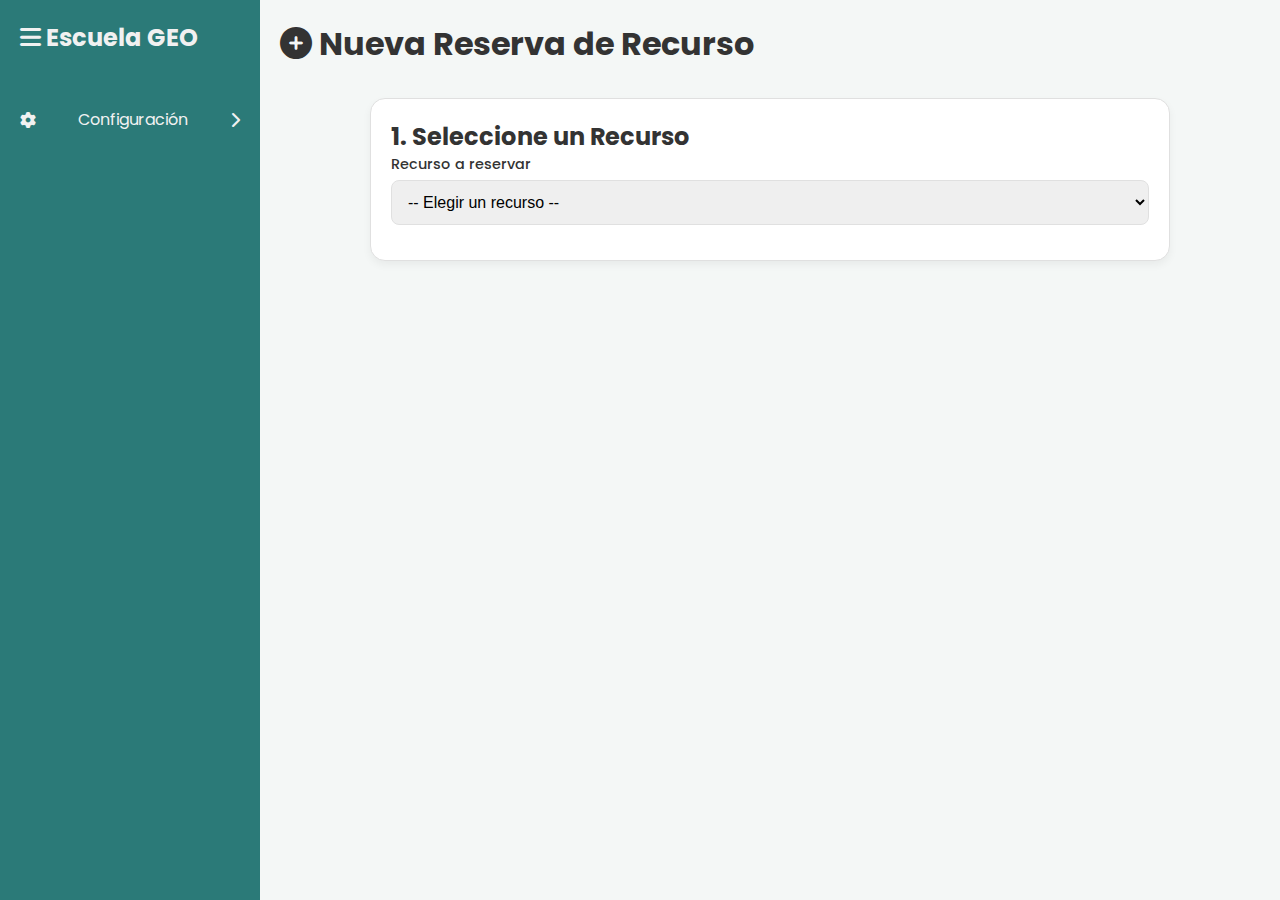
<file: crear_reserva.html>
<!DOCTYPE html>
<html lang="es">
<head>
    <meta charset="UTF-8">
    <meta name="viewport" content="width=device-width, initial-scale=1.0">
    <title>Crear Reserva - Escuela GEO</title>
    <link rel="stylesheet" href="style.css">
    <link rel="stylesheet" href="https://cdnjs.cloudflare.com/ajax/libs/font-awesome/6.4.0/css/all.min.css">
</head>
<body>
    <div class="dashboard-container">
        <aside class="sidebar">
            <div class="sidebar-header">
                <h2><i class="fas fa-bars"></i> Escuela GEO</h2>
            </div>
            <nav class="sidebar-nav">
                 <ul>
                    <li class="has-submenu">
                        <a href="#"><i class="fas fa-cog"></i> Configuración <i class="fas fa-chevron-right icon-right"></i></a>
                        <ul class="submenu">
                            <li><a href="reserva.html">Gestión de Recursos</a></li>
                            <li><a href="crear_reserva.html">Crear Reserva</a></li>
                            <li><a href="visualizar_lista.html">Visualizar Reservas</a></li>
                        </ul>
                    </li>
                </ul>
            </nav>
            </aside>

        <main class="main-content">
            <header class="main-header">
                <h1><i class="fas fa-plus-circle"></i> Nueva Reserva de Recurso</h1>
            </header>

            <div class="form-container-steps">
                <form id="reservation-form">
                    <div class="card step-card" id="step-resource">
                        <h2>1. Seleccione un Recurso</h2>
                        <div class="form-group">
                            <label for="resource-select">Recurso a reservar</label>
                            <select id="resource-select" required>
                                <option value="" disabled selected>-- Elegir un recurso --</option>
                            </select>
                        </div>
                    </div>

                    <div class="card step-card" id="step-date">
                        <h2>2. Seleccione la Fecha</h2>
                        <div class="form-group">
                            <label for="reservation-date">Fecha de la reserva</label>
                            <input type="date" id="reservation-date" required>
                        </div>
                    </div>

                    <div class="card step-card" id="step-time">
                        <h2>3. Elija un Horario Disponible</h2>
                        <div class="form-group-inline">
                            <div class="form-group">
                                <label for="start-time-select">Hora de Inicio</label>
                                <select id="start-time-select" required></select>
                            </div>
                            <div class="form-group">
                                <label for="end-time-select">Hora de Fin</label>
                                <select id="end-time-select" required></select>
                            </div>
                        </div>
                    </div>

                    <div class="card step-card" id="step-details">
                        <h2>4. Complete los Detalles</h2>
                        <div class="form-group">
                            <label for="level-select">Nivel</label>
                            <select id="level-select" required><option>Primario</option><option>Secundario</option></select>
                        </div>
                        <div class="form-group">
                            <label for="course-input">Curso</label>
                            <input type="text" id="course-input" placeholder="Ej: 5to A..." required>
                        </div>
                        <div class="form-group">
                            <label for="professor-input">Profesor solicitante</label>
                            <input type="text" id="professor-input" placeholder="Nombre del profesor" required>
                        </div>
                        <div class="form-group">
                            <label for="description-input">Descripción del uso</label>
                            <textarea id="description-input" rows="3" placeholder="Ej: Clase de Historia..." required></textarea>
                        </div>
                    </div>
                    
                    <div class="card step-card" id="step-submit">
                        <button type="submit" class="btn-submit" disabled>Confirmar Reserva</button>
                    </div>
                </form>
            </div>
        </main>
    </div>

    <script src="crear_reserva.js"></script>
    <script src="script.js"></script> 
</body>
</html>
</file>
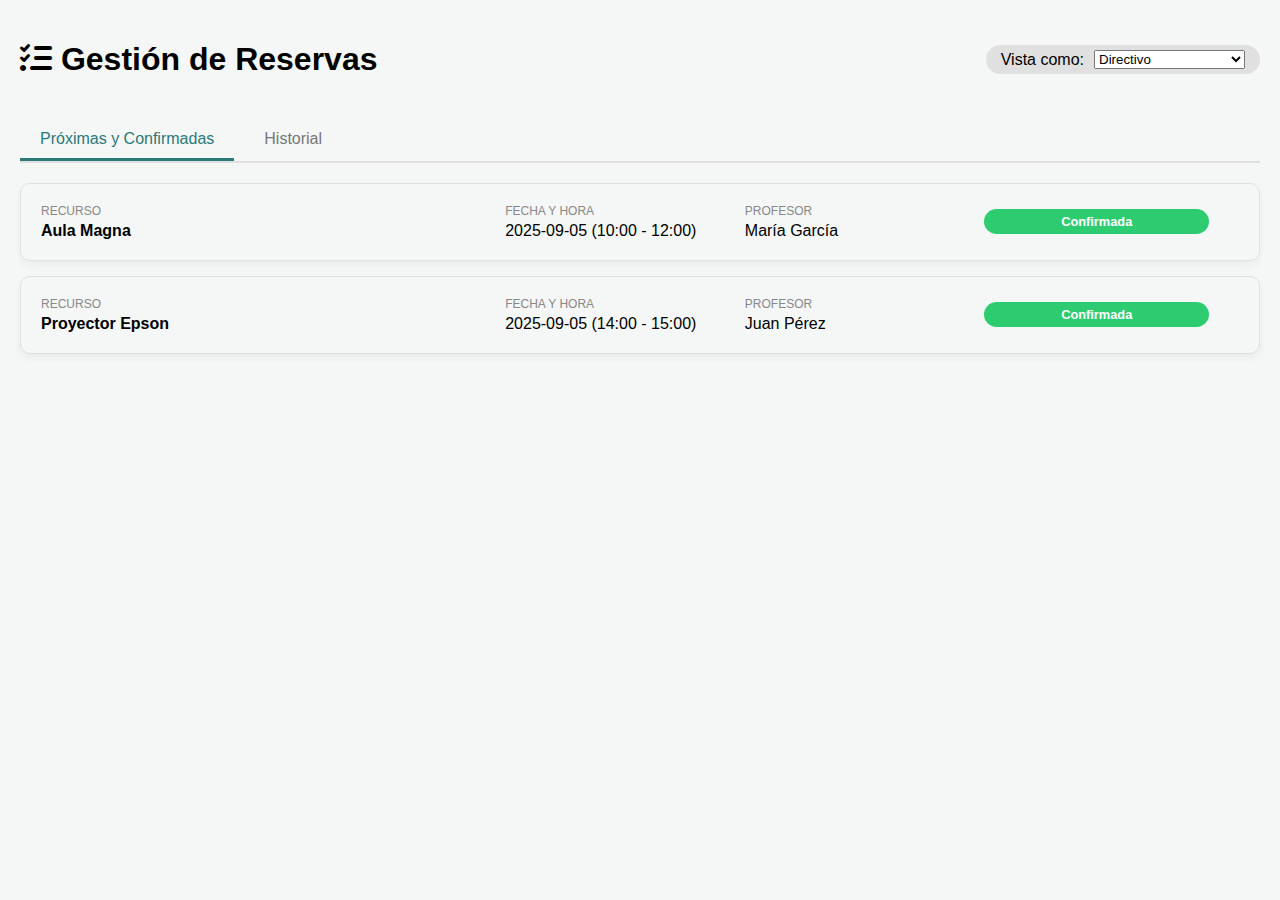
<file: prueba_roles.html>
<!DOCTYPE html>
<html lang="es">
<head>
    <meta charset="UTF-8">
    <meta name="viewport" content="width=device-width, initial-scale=1.0">
    <title>PRUEBA DE ROLES</title>
    <link rel="stylesheet" href="https://cdnjs.cloudflare.com/ajax/libs/font-awesome/6.4.0/css/all.min.css">
    
    <style>
        /* --- ESTILOS CSS COMPLETOS --- */
        :root {
            --sidebar-bg: #2b7a78;
            --main-bg: #f4f7f6;
            --card-bg: #ffffff;
            --text-color: #333;
            --red-alert: #e74c3c;
            --green-ok: #2ecc71;
            --border-color: #e0e0e0;
            --shadow: 0 4px 8px rgba(0, 0, 0, 0.05);
        }
        body {
            font-family: sans-serif;
            background-color: var(--main-bg);
            margin: 0;
            display: flex;
        }
        .main-content {
            flex: 1;
            padding: 20px;
        }
        .main-header {
            display: flex;
            justify-content: space-between;
            align-items: center;
            margin-bottom: 20px;
        }
        .card {
            background-color: var(--card-bg);
            border-radius: 15px;
            padding: 20px;
            box-shadow: var(--shadow);
        }
        .tabs {
            display: flex;
            gap: 10px;
            border-bottom: 2px solid var(--border-color);
            margin-bottom: 20px;
        }
        .tab-link {
            padding: 10px 20px;
            border: none;
            background-color: transparent;
            cursor: pointer;
            font-size: 1rem;
            font-weight: 500;
            color: #777;
            border-bottom: 3px solid transparent;
        }
        .tab-link.active {
            color: var(--sidebar-bg);
            border-bottom-color: var(--sidebar-bg);
        }
        .reservation-list {
            list-style: none;
            padding: 0;
            display: none;
            flex-direction: column;
            gap: 15px;
        }
        .reservation-list.active { display: flex; }
        .reservation-item-card {
            border: 1px solid var(--border-color);
            border-radius: 10px;
            padding: 20px;
            box-shadow: var(--shadow);
        }
        .main-info {
            display: grid;
            grid-template-columns: 2fr 1fr 1fr 1fr auto auto;
            align-items: center;
            gap: 15px;
        }
        .info-block { display: flex; flex-direction: column; }
        .info-block .label { font-size: 0.75rem; color: #888; text-transform: uppercase; margin-bottom: 4px; }
        .status-badge { padding: 5px 12px; border-radius: 20px; font-weight: 600; font-size: 0.8rem; color: #fff; text-align: center; }
        .status-confirmada { background-color: var(--green-ok); }
        .status-finalizada { background-color: #777; }
        .status-cancelada { background-color: var(--red-alert); }
        .details-section { max-height: 0; overflow: hidden; transition: max-height 0.4s ease-in-out; border-top: 1px solid var(--border-color); padding-top: 0; }
        .reservation-item-card.expanded .details-section { max-height: 200px; padding-top: 15px; }
        .role-simulator { display: flex; align-items: center; gap: 10px; background-color: #e0e0e0; padding: 5px 15px; border-radius: 20px; }
        .cancel-btn { background-color: #fadbd8; color: var(--red-alert); border: none; border-radius: 8px; padding: 8px 12px; font-weight: 600; cursor: pointer; }
        .modal-overlay { position: fixed; top: 0; left: 0; width: 100%; height: 100%; background-color: rgba(0, 0, 0, 0.6); display: none; justify-content: center; align-items: center; z-index: 1000; }
        .modal-content { background-color: white; padding: 30px; border-radius: 15px; width: 90%; max-width: 500px; }
        .modal-actions { display: flex; justify-content: flex-end; gap: 10px; margin-top:20px;}
        .btn-secondary { background-color: #e9ecef; color: #333; padding: 10px 20px; border: none; border-radius: 8px; cursor: pointer; }
        .btn-danger { background-color: var(--red-alert); color: white; padding: 10px 20px; border: none; border-radius: 8px; cursor: pointer; }
        textarea { width: 100%; padding: 10px; border-radius: 8px; border: 1px solid var(--border-color); }
    </style>
</head>
<body>
    <main class="main-content">
        <header class="main-header">
            <h1><i class="fas fa-tasks"></i> Gestión de Reservas</h1>
            <div class="role-simulator">
                <label for="role-selector">Vista como:</label>
                <select id="role-selector">
                    <option value="Directivo">Directivo</option>
                    <option value="Maestro">Maestro (Juan Pérez)</option>
                </select>
            </div>
        </header>

        <div class="tabs">
            <button class="tab-link active" data-tab="confirmed">Próximas y Confirmadas</button>
            <button class="tab-link" data-tab="history">Historial</button>
        </div>

        <div class="reservations-content">
            <ul id="confirmed-list" class="reservation-list active"></ul>
            <ul id="history-list" class="reservation-list"></ul>
        </div>
    </main>

    <div id="cancel-reservation-modal" class="modal-overlay">
        <div class="modal-content">
            <h3>Cancelar Reserva</h3>
            <p>Estás a punto de cancelar la reserva para "<strong id="cancel-resource-name"></strong>".</p>
            <div class="form-group">
                <label for="cancel-reason-input">Motivo de la cancelación (Requerido):</label>
                <textarea id="cancel-reason-input" rows="3"></textarea>
            </div>
            <div class="modal-actions">
                <button id="close-modal-btn" class="btn-secondary">Cerrar</button>
                <button id="confirm-cancel-btn" class="btn-danger">Confirmar</button>
            </div>
        </div>
    </div>

    <script>
        // --- JAVASCRIPT COMPLETO ---
        document.addEventListener('DOMContentLoaded', () => {
            const users = {
                directivo: { role: 'Directivo', id: 0, name: 'Director/a' },
                maestro: { role: 'Maestro', id: 1, name: 'Juan Pérez' }
            };
            let currentUser = users.directivo;

            const DEMO_DATE = '2025-09-05';
            let allReservations = [
                { id: 101, resourceId: 2, profesorId: 2, profesor: 'María García', recurso: 'Aula Magna', tipoRecurso: 'aula', fecha: DEMO_DATE, horaInicio: '10:00', horaFin: '12:00', estado: 'Confirmada', motivoBaja: null },
                { id: 102, resourceId: 1, profesorId: 1, profesor: 'Juan Pérez', recurso: 'Proyector Epson', tipoRecurso: 'electronico', fecha: DEMO_DATE, horaInicio: '14:00', horaFin: '15:00', estado: 'Confirmada', motivoBaja: null }
            ];

            const roleSelector = document.getElementById('role-selector');
            const cancelModal = document.getElementById('cancel-reservation-modal');
            const confirmedList = document.getElementById('confirmed-list');
            const historyList = document.getElementById('history-list');

            const createReservationCardHTML = (res) => {
                const statusClass = `status-${res.estado.toLowerCase()}`;
                const canCancel = currentUser.role === 'Maestro' && res.estado === 'Confirmada';
                return `
                    <li class="reservation-item-card" data-id="${res.id}">
                        <div class="main-info">
                            <div class="info-block"><span class="label">Recurso</span><strong>${res.recurso}</strong></div>
                            <div class="info-block"><span class="label">Fecha y Hora</span><span>${res.fecha} (${res.horaInicio} - ${res.horaFin})</span></div>
                            <div class="info-block"><span class="label">Profesor</span><span>${res.profesor}</span></div>
                            <div class="info-block"><span class="status-badge ${statusClass}">${res.estado}</span></div>
                            ${canCancel ? `<button class="cancel-btn" data-id="${res.id}">Cancelar</button>` : '<div></div>'}
                            ${res.motivoBaja ? `<button class="expand-btn"><i class="fas fa-chevron-down"></i></button>` : '<div></div>'}
                        </div>
                        ${res.motivoBaja ? `<div class="details-section"><strong>Motivo de Baja:</strong><span>${res.motivoBaja}</span></div>` : ''}
                    </li>`;
            };

            const renderLists = () => {
                let reservationsToDisplay = allReservations;
                if (currentUser.role === 'Maestro') {
                    reservationsToDisplay = allReservations.filter(res => res.profesorId === currentUser.id);
                }
                const confirmed = reservationsToDisplay.filter(res => res.estado === 'Confirmada');
                const history = reservationsToDisplay.filter(res => ['Finalizada', 'Cancelada'].includes(res.estado));
                confirmedList.innerHTML = confirmed.map(createReservationCardHTML).join('');
                historyList.innerHTML = history.map(createReservationCardHTML).join('');
            };

            const openCancelModal = (reservationId) => {
                const reservation = allReservations.find(res => res.id === reservationId);
                if (!reservation) return;
                cancelModal.querySelector('#cancel-resource-name').textContent = reservation.recurso;
                cancelModal.style.display = 'flex';
                const confirmBtn = cancelModal.querySelector('#confirm-cancel-btn');
                confirmBtn.onclick = () => {
                    const reason = cancelModal.querySelector('#cancel-reason-input').value.trim();
                    if (!reason) { alert('El motivo es obligatorio.'); return; }
                    reservation.estado = 'Cancelada';
                    reservation.motivoBaja = `Cancelada por ${currentUser.name}: ${reason}`;
                    closeCancelModal();
                    renderLists();
                };
            };

            const closeCancelModal = () => {
                cancelModal.querySelector('#cancel-reason-input').value = '';
                cancelModal.style.display = 'none';
            };

            roleSelector.addEventListener('change', (e) => {
                currentUser = e.target.value === 'Maestro' ? users.maestro : users.directivo;
                renderLists();
            });

            document.querySelector('.reservations-content').addEventListener('click', (e) => {
                if (e.target.classList.contains('cancel-btn')) {
                    openCancelModal(parseInt(e.target.dataset.id));
                }
            });
            
            cancelModal.querySelector('#close-modal-btn').addEventListener('click', closeCancelModal);

            renderLists();
        });
    </script>
</body>
</html>
</file>
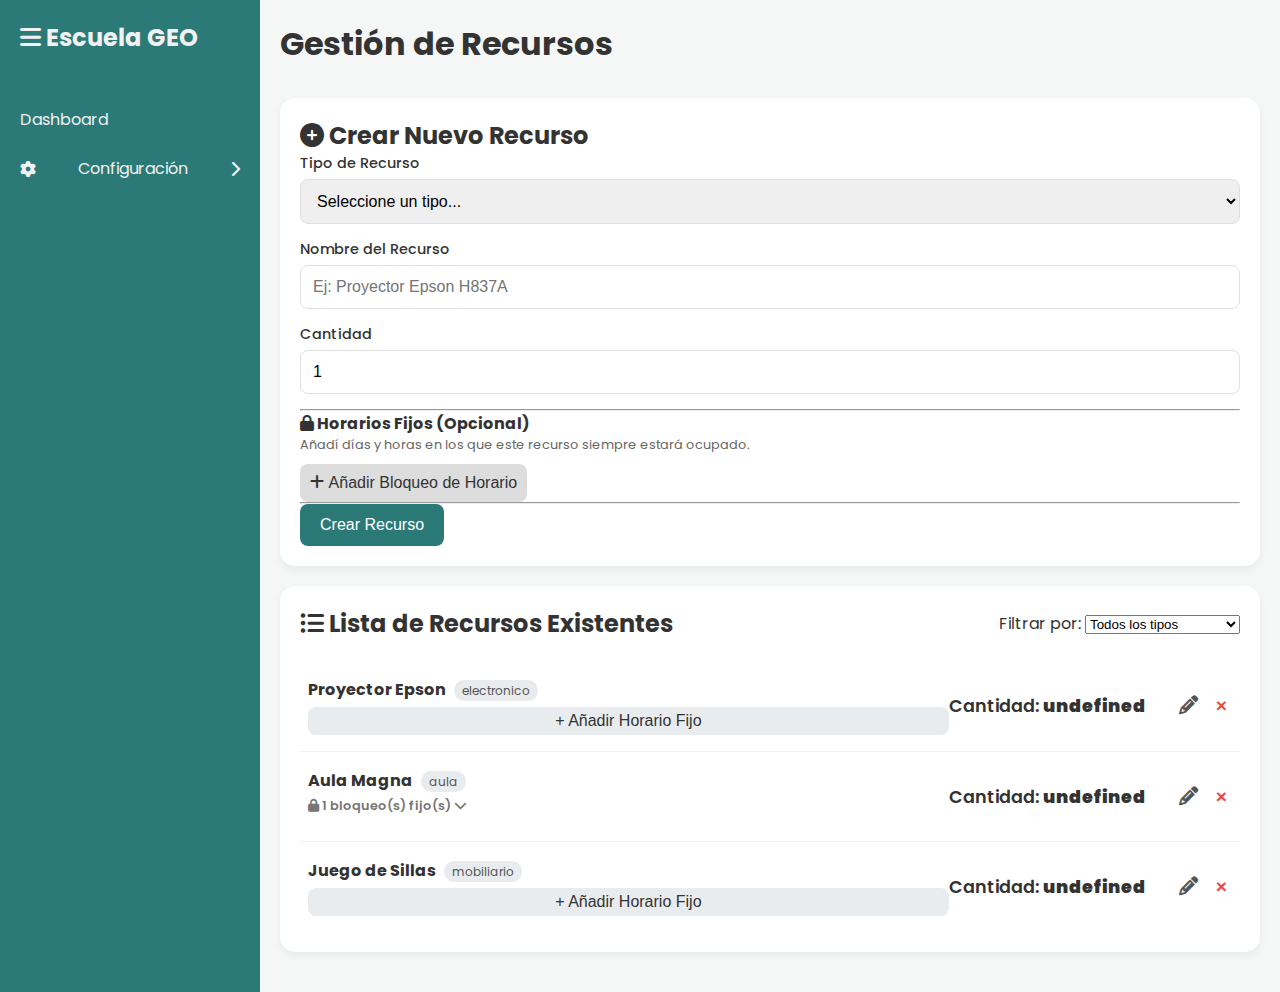
<file: reserva.html>
<!DOCTYPE html>
<html lang="es">
<head>
    <meta charset="UTF-8">
    <meta name="viewport" content="width=device-width, initial-scale=1.0">
    <title>Gestión de Recursos - Escuela GEO</title>
    <link rel="stylesheet" href="style.css">
    <link rel="stylesheet" href="https://cdnjs.cloudflare.com/ajax/libs/font-awesome/6.4.0/css/all.min.css">
</head>
<body>
    <div class="dashboard-container">
        <aside class="sidebar">
            <div class="sidebar-header">
                <h2><i class="fas fa-bars"></i> Escuela GEO</h2>
            </div>
            <nav class="sidebar-nav">
                 <ul>
                    <li><a href="index.html">Dashboard</a></li>
                    <li class="has-submenu">
                        <a href="#"><i class="fas fa-cog"></i> Configuración <i class="fas fa-chevron-right icon-right"></i></a>
                        <ul class="submenu">
                            <li><a href="reserva.html">Gestión de Recursos</a></li>
                            <li><a href="crear_reserva.html">Crear Reserva</a></li>
                            <li><a href="visualizar_lista.html">Visualizar Reservas</a></li>
                        </ul>
                    </li>
                </ul>
            </nav>
        </aside>

        <main class="main-content">
            <header class="main-header">
                <h1>Gestión de Recursos</h1>
            </header>

            <div class="card form-container">
                <h2><i class="fas fa-plus-circle"></i> Crear Nuevo Recurso</h2>
                <form id="create-resource-form">
                    <div class="form-group">
                        <label for="resource-type">Tipo de Recurso</label>
                        <select id="resource-type" name="type" required>
                            <option value="" disabled selected>Seleccione un tipo...</option>
                            <option value="aula">Aula</option>
                            <option value="electronico">Recurso Electrónico</option>
                            <option value="mobiliario">Mobiliario</option>
                        </select>
                    </div>
                    <div class="form-group">
                        <label for="resource-name">Nombre del Recurso</label>
                        <input type="text" id="resource-name" name="name" placeholder="Ej: Proyector Epson H837A" required>
                    </div>
                    <div class="form-group">
                        <label for="resource-quantity">Cantidad</label>
                        <input type="number" id="resource-quantity" name="quantity" min="1" value="1" required>
                    </div>
                    <hr>
                    <h4><i class="fas fa-lock"></i> Horarios Fijos (Opcional)</h4>
                    <p style="font-size:0.8rem; color:#666;">Añadí días y horas en los que este recurso siempre estará ocupado.</p>
                    <div id="fixed-blocks-container"></div>
                    <button type="button" id="add-block-btn" class="btn-secondary" style="margin-top:10px; background-color: #ddd; border:none; padding: 10px; cursor:pointer; border-radius: 8px;">
                        <i class="fas fa-plus"></i> Añadir Bloqueo de Horario
                    </button>
                    <hr>
                    <button type="submit" class="btn-submit">Crear Recurso</button>
                </form>
            </div>

            <div class="card list-container">
                <div class="list-header">
                    <h2><i class="fas fa-list-ul"></i> Lista de Recursos Existentes</h2>
                    <div class="filter-group">
                        <label for="filter-type">Filtrar por:</label>
                        <select id="filter-type">
                            <option value="all">Todos los tipos</option>
                            <option value="aula">Aulas</option>
                            <option value="electronico">Recursos Electrónicos</option>
                            <option value="mobiliario">Mobiliario</option>
                        </select>
                    </div>
                </div>
                <ul id="resource-list" class="resource-list-interactive"></ul>
            </div>
        </main>
    </div>

    <div id="delete-confirm-modal" class="modal-overlay" style="display: none;">
        <div class="modal-content">
            <h3>Confirmar Eliminación</h3>
            <p>Estás a punto de eliminar el recurso "<strong id="delete-resource-name"></strong>". Esta acción no se puede deshacer.</p>
            <div class="form-group" style="text-align: left;">
                <label for="delete-reason-input">Motivo de la baja (Requerido):</label>
                <textarea id="delete-reason-input" rows="3" placeholder="Ej: El recurso se ha roto y será retirado." required></textarea>
            </div>
            <div class="modal-actions">
                <button id="cancel-delete-btn" class="btn-secondary">Cancelar</button>
                <button id="confirm-delete-btn" class="btn-danger">Sí, Eliminar</button>
            </div>
        </div>
    </div>

    <div id="add-block-modal" class="modal-overlay" style="display: none;">
        <div class="modal-content">
            <h3>Añadir Bloqueo Fijo a "<strong id="add-block-resource-name"></strong>"</h3>
            <div class="form-group-inline" style="margin-top: 20px;">
                <select id="add-block-day" style="flex:2; padding:8px; border:1px solid #ccc; border-radius:4px;">
                    <option value="1">Lunes</option><option value="2">Martes</option><option value="3">Miércoles</option>
                    <option value="4">Jueves</option><option value="5">Viernes</option><option value="6">Sábado</option><option value="0">Domingo</option>
                </select>
                <input type="time" id="add-block-start-time" style="flex:1; padding:8px; border:1px solid #ccc; border-radius:4px;" required>
                <input type="time" id="add-block-end-time" style="flex:1; padding:8px; border:1px solid #ccc; border-radius:4px;" required>
            </div>
            <div class="modal-actions">
                <button id="cancel-add-block-btn" class="btn-secondary">Cancelar</button>
                <button id="confirm-add-block-btn" class="btn-submit">Guardar Bloqueo</button>
            </div>
        </div>
    </div>
    
    <script src="reserva.js"></script>
    <script src="script.js"></script>
</body>
</html>
</file>
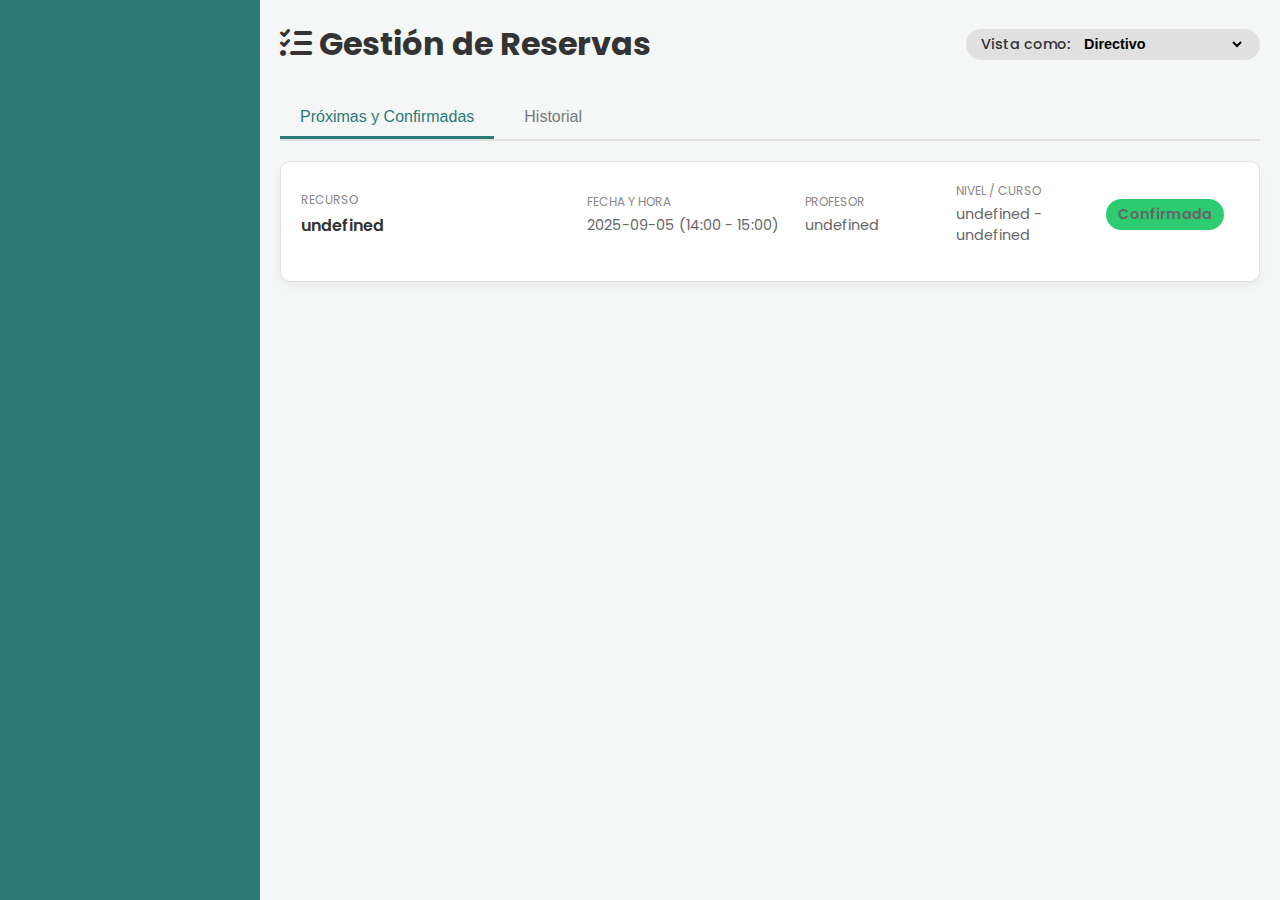
<file: visualizar_lista.html>
<!DOCTYPE html>
<html lang="es">
<head>
    <meta charset="UTF-8">
    <meta name="viewport" content="width=device-width, initial-scale=1.0">
    <title>Listado de Reservas - Escuela GEO</title>
    <link rel="stylesheet" href="style.css">
    <link rel="stylesheet" href="https://cdnjs.cloudflare.com/ajax/libs/font-awesome/6.4.0/css/all.min.css">
</head>
<body>
    <div class="dashboard-container">
        <aside class="sidebar">
            </aside>

        <main class="main-content">
            <header class="main-header">
                <h1><i class="fas fa-tasks"></i> Gestión de Reservas</h1>
                <div class="role-simulator">
                    <label for="role-selector">Vista como:</label>
                    <select id="role-selector">
                        <option value="Directivo">Directivo</option>
                        <option value="Maestro">Maestro (Juan Pérez)</option>
                    </select>
                </div>
            </header>

            <div class="tabs">
                <button class="tab-link active" data-tab="confirmed">Próximas y Confirmadas</button>
                <button class="tab-link" data-tab="history">Historial</button>
            </div>

            <div class="reservations-content">
                <ul id="confirmed-list" class="reservation-list active"></ul>
                <ul id="history-list" class="reservation-list"></ul>
            </div>
        </main>
    </div>

    <div id="cancel-reservation-modal" class="modal-overlay" style="display: none;">
        <div class="modal-content">
            <h3>Cancelar Reserva</h3>
            <p>Estás a punto de cancelar la reserva para "<strong id="cancel-resource-name"></strong>".</p>
            <div class="form-group">
                <label for="cancel-reason-input">Motivo de la cancelación (Requerido):</label>
                <textarea id="cancel-reason-input" rows="3"></textarea>
            </div>
            <div class="modal-actions">
                <button id="close-modal-btn" class="btn-secondary">Cerrar</button>
                <button id="confirm-cancel-btn" class="btn-danger">Confirmar</button>
            </div>
        </div>
    </div>
    
    <script src="visualizar_lista.js"></script>
</body>
</html>
</file>
<file: style.css>
@import url('https://fonts.googleapis.com/css2?family=Poppins:wght@300;400;500;600;700&display=swap');

:root {
    --sidebar-bg: #2b7a78;
    --main-bg: #f4f7f6;
    --card-bg: #ffffff;
    --text-color: #333;
    --text-light: #f1f1f1;
    --accent-color: #3aafa9;
    --red-alert: #e74c3c;
    --green-ok: #2ecc71;
    --border-color: #e0e0e0;
    --shadow: 0 4px 8px rgba(0, 0, 0, 0.05);
}

* {
    margin: 0;
    padding: 0;
    box-sizing: border-box;
}

body {
    font-family: 'Poppins', sans-serif;
    background-color: var(--main-bg);
    color: var(--text-color);
    display: flex;
}

.dashboard-container {
    display: flex;
    width: 100%;
    min-height: 100vh;
}

/* --- Barra lateral (Sidebar) --- */
.sidebar {
    width: 260px;
    background-color: var(--sidebar-bg);
    color: var(--text-light);
    display: flex;
    flex-direction: column;
}

.sidebar-header { padding: 20px; margin-bottom: 20px; }
.sidebar-nav ul { list-style: none; }
.sidebar-nav a {
    display: flex;
    justify-content: space-between;
    align-items: center;
    gap: 15px;
    padding: 12px 20px;
    color: var(--text-light);
    text-decoration: none;
    transition: background-color 0.3s;
}
.sidebar-nav a:hover, .sidebar-nav li.active > a { background-color: var(--accent-color); }
.submenu { list-style: none; padding-left: 20px; max-height: 0; overflow: hidden; transition: max-height 0.4s ease-in-out; }
.sidebar-nav li.active .submenu { max-height: 500px; }
.sidebar-nav li.active .icon-right { transform: rotate(90deg); }

/* --- Contenido Principal --- */
.main-content { flex: 1; padding: 20px; overflow-y: auto; }
.main-header { display: flex; justify-content: space-between; align-items: center; margin-bottom: 30px; }
.card { background-color: var(--card-bg); border-radius: 15px; padding: 20px; box-shadow: var(--shadow); margin-bottom: 20px; }
.form-group { margin-bottom: 15px; }
.form-group-inline { display: flex; gap: 15px; }
.form-group label { display: block; font-weight: 500; margin-bottom: 5px; font-size: 0.9rem; }
.form-group input, .form-group select, .form-group textarea { width: 100%; padding: 12px; border: 1px solid var(--border-color); border-radius: 8px; font-size: 1rem; }
.btn-submit, .btn-secondary, .btn-danger { padding: 12px 20px; border: none; border-radius: 8px; cursor: pointer; font-size: 1rem; font-weight: 500; }
.btn-submit { background-color: var(--sidebar-bg); color: white; }
.btn-secondary { background-color: #e9ecef; color: #333; }
.btn-danger { background-color: var(--red-alert); color: white; }
.list-header { display: flex; justify-content: space-between; align-items: center; margin-bottom: 20px; }

/* --- Estilos para Lista de Recursos Interactiva (reserva.html) --- */
.resource-list-interactive { list-style: none; padding: 0; }
.resource-item-interactive { display: flex; align-items: center; padding: 16px 8px; border-bottom: 1px solid #f0f0f0; }
.resource-item-interactive:last-child { border-bottom: none; }
.resource-item-info { flex-grow: 1; }
.resource-item-info strong { font-size: 1rem; color: #333; }
.resource-item-info .type-tag { font-size: 0.75rem; color: #555; background-color: #e9ecef; padding: 2px 8px; border-radius: 10px; margin-left: 8px; text-transform: capitalize; }
.resource-item-info .blocks-info { font-size: 0.8rem; color: #777; margin-top: 4px; }
.quantity-container { display: flex; align-items: center; gap: 12px; margin-right: 20px; min-width: 120px; justify-content: center; }
.resource-item-interactive .quantity-editor { display: none; }
.resource-item-interactive .quantity-display-text { display: block; }
.resource-item-interactive.is-editing .quantity-editor { display: flex; }
.resource-item-interactive.is-editing .quantity-display-text { display: none; }
.quantity-display-text { font-size: 1.1rem; font-weight: 600; }
.quantity-editor button { background-color: #f0f0f0; border: 1px solid #ddd; width: 28px; height: 28px; border-radius: 50%; font-size: 1rem; font-weight: bold; cursor: pointer; color: #555; }
.quantity-editor .quantity-value { font-size: 1.1rem; font-weight: 600; min-width: 25px; text-align: center; }
.resource-item-actions button { background: none; border: none; font-size: 1.2rem; cursor: pointer; padding: 5px; margin-left: 8px; }
.resource-item-actions .edit-mode-actions { display: none; }
.resource-item-interactive.is-editing .edit-mode-actions { display: inline-block; }
.resource-item-interactive.is-editing .default-actions { display: none; }
.save-btn { color: var(--green-ok); }
.cancel-edit-btn { color: var(--red-alert); }
.edit-btn { color: #555; }
.delete-btn-x { color: var(--red-alert); font-weight: bold; }
.blocks-info.is-clickable { cursor: pointer; user-select: none; font-weight: 600; }
.blocks-info.is-clickable:hover { color: var(--sidebar-bg); }
.fixed-blocks-details { background-color: #f8f9fa; border-radius: 6px; margin-top: 10px; padding: 0 10px; max-height: 0; overflow: hidden; transition: all 0.4s ease; }
.resource-item-interactive.blocks-expanded .fixed-blocks-details { max-height: 200px; padding: 10px; }
.fixed-blocks-details ul { list-style: none; padding-left: 10px; margin: 0; }

/* --- Modales --- */
.modal-overlay { position: fixed; top: 0; left: 0; width: 100%; height: 100%; background-color: rgba(0, 0, 0, 0.6); display: none; justify-content: center; align-items: center; z-index: 1000; }
.modal-content { background-color: white; padding: 30px; border-radius: 15px; width: 90%; max-width: 500px; }
.modal-actions { display: flex; justify-content: flex-end; gap: 10px; margin-top: 20px; }

/* --- ESTILOS FALTANTES PARA visualizar_lista.html --- */
.role-simulator { display: flex; align-items: center; gap: 10px; background-color: #e0e0e0; padding: 5px 15px; border-radius: 20px; }
.role-simulator label { font-weight: 500; font-size: 0.9rem; }
#role-selector { border: none; background: transparent; font-weight: bold; font-size: 0.9rem; cursor: pointer; }
.tabs { display: flex; gap: 10px; border-bottom: 2px solid var(--border-color); margin-bottom: 20px; }
.tab-link { padding: 10px 20px; border: none; background-color: transparent; cursor: pointer; font-size: 1rem; font-weight: 500; color: #777; border-bottom: 3px solid transparent; transition: all 0.2s ease; }
.tab-link.active { color: var(--sidebar-bg); border-bottom-color: var(--sidebar-bg); }
.tab-link i { margin-right: 8px; }
.reservation-list { list-style: none; padding: 0; display: none; flex-direction: column; gap: 15px; }
.reservation-list.active { display: flex; }
.reservation-item-card { background-color: #fff; border: 1px solid var(--border-color); border-radius: 10px; padding: 20px; box-shadow: var(--shadow); }
.main-info { display: grid; grid-template-columns: 2fr 1.5fr 1fr 1fr auto auto; align-items: center; gap: 15px; }
.info-block { display: flex; flex-direction: column; }
.info-block strong { font-weight: 600; font-size: 1rem; }
.info-block span { font-size: 0.9rem; color: #666; }
.info-block .label { font-size: 0.75rem; color: #888; text-transform: uppercase; margin-bottom: 4px; }
.status-badge { padding: 5px 12px; border-radius: 20px; font-weight: 600; font-size: 0.8rem; color: #fff; text-align: center; }
.status-confirmada { background-color: var(--green-ok); }
.status-finalizada { background-color: #777; }
.status-cancelada { background-color: var(--red-alert); }
.cancel-btn { background-color: #fadbd8; color: var(--red-alert); border: none; border-radius: 8px; padding: 8px 12px; font-weight: 600; cursor: pointer; transition: background-color 0.2s; }
.cancel-btn:hover { background-color: #f5b7b1; }
.expand-btn { background: #f0f0f0; border: none; border-radius: 50%; width: 30px; height: 30px; cursor: pointer; transition: transform 0.3s ease; }
.reservation-item-card.expanded .expand-btn { transform: rotate(180deg); }
.details-section { max-height: 0; overflow: hidden; transition: max-height 0.4s ease-in-out; border-top: 1px solid var(--border-color); padding-top: 0; margin-top: 15px;}
.reservation-item-card.expanded .details-section { max-height: 200px; padding-top: 15px; }

/* --- Estilos para Edición y Desplegables en Lista de Recursos --- */

/* Contenedor para cantidad y su editor */
.quantity-container {
    display: flex;
    align-items: center;
    gap: 12px;
    margin-right: 20px;
    min-width: 120px; /* Ancho mínimo para alinear */
    justify-content: center;
}

/* Ocultar/mostrar elementos según el modo edición */
.resource-item-interactive .quantity-editor { display: none; }
.resource-item-interactive .quantity-display-text { display: block; }

.resource-item-interactive.is-editing .quantity-editor { display: flex; }
.resource-item-interactive.is-editing .quantity-display-text { display: none; }

.quantity-display-text {
    font-size: 1.1rem;
    font-weight: 600;
}

/* Estilo para los botones de Guardar/Cancelar en modo edición */
.resource-item-actions .edit-mode-actions { display: none; }
.resource-item-interactive.is-editing .edit-mode-actions { display: inline-block; }
.resource-item-interactive.is-editing .default-actions { display: none; }
.save-btn { color: var(--green-ok); }
.cancel-edit-btn { color: var(--red-alert); }

/* Estilos para el desplegable de horarios fijos */
.blocks-info.is-clickable {
    cursor: pointer;
    user-select: none;
    font-weight: 600;
}
.blocks-info.is-clickable:hover { color: var(--sidebar-bg); }
.fixed-blocks-details { background-color: #f8f9fa; border-radius: 6px; margin-top: 10px; padding: 0 10px; max-height: 0; overflow: hidden; transition: all 0.4s ease; }
.resource-item-interactive.blocks-expanded .fixed-blocks-details { max-height: 200px; padding: 10px; }
.fixed-blocks-details ul { list-style: none; padding-left: 10px; margin: 0; }
.fixed-blocks-details li { display: flex; justify-content: space-between; align-items: center; padding: 4px 0; }
.fixed-blocks-details .delete-fixed-block-btn { background: none; border: none; color: var(--red-alert); font-weight: bold; cursor: pointer; }
/* --- Estilos para la gestión de Bloqueos Fijos --- */

.fixed-blocks-details ul {
    list-style: none;
    padding-left: 10px;
    margin: 0;
}

/* Estilo para cada item en la lista de bloqueos */
.fixed-blocks-details li {
    display: flex;
    justify-content: space-between;
    align-items: center;
    padding: 6px 0;
    font-size: 0.9rem;
}

/* Estilo para el botón de eliminar (X) de un bloqueo */
.delete-fixed-block-btn {
    background: none;
    border: none;
    color: var(--red-alert);
    font-weight: bold;
    font-size: 1.2rem;
    cursor: pointer;
    padding: 0 5px;
}

/* Estilo para el botón "+ Añadir otro" */
.add-fixed-block-btn {
    width: 100%;
    margin-top: 10px;
    padding: 8px;
    font-weight: 500;
    cursor: pointer;
}

/* --- Estilos para Formulario Progresivo por Pasos (crear_reserva.html) --- */

.form-container-steps {
    max-width: 800px;
    margin: 0 auto;
}

/* Cada paso es una tarjeta, inicialmente oculta */
.step-card {
    margin-bottom: 20px;
    opacity: 0;
    max-height: 0;
    overflow: hidden;
    padding: 0;
    border: none;
    transition: all 0.5s ease-in-out;
}

/* Cuando un paso tiene la clase .active, se muestra */
.step-card.active {
    opacity: 1;
    max-height: 1000px; /* Un valor alto para permitir que el contenido se expanda */
    padding: 20px;
    border: 1px solid var(--border-color);
}

/* El primer paso siempre está visible por defecto */
#step-resource.step-card {
    opacity: 1;
    max-height: 1000px;
    padding: 20px;
    border: 1px solid var(--border-color);
}

/* Estilo para los campos de hora deshabilitados */
option:disabled {
    text-decoration: line-through;
    color: #aaa;
    background-color: #f0f0f0;
}
</file>
